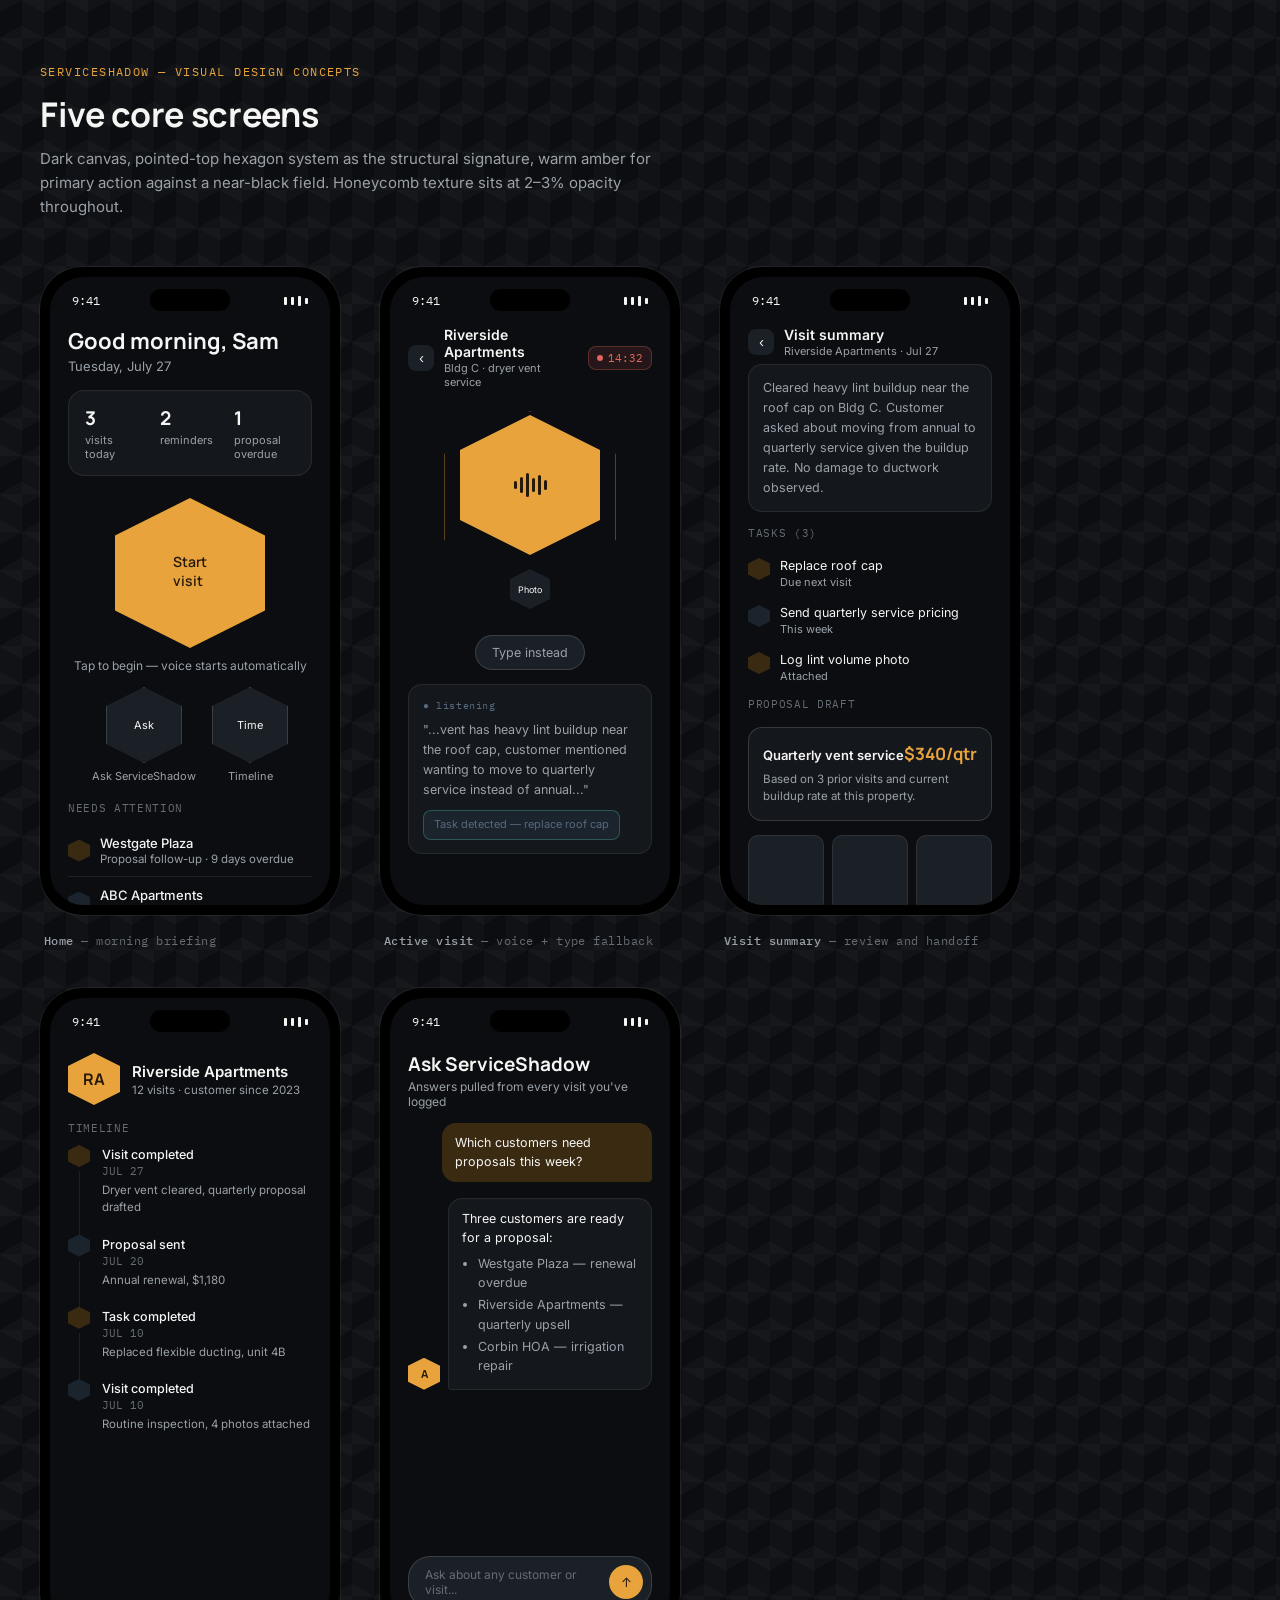
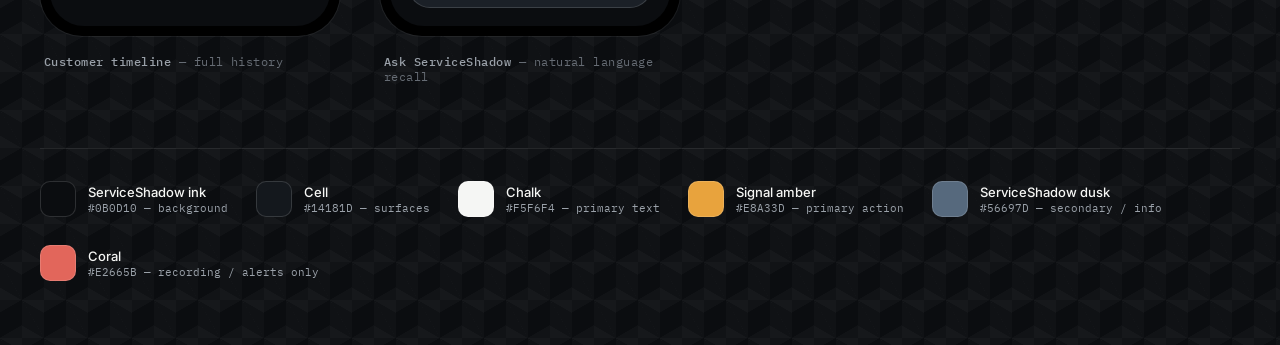
<file: src/design/Atlas_Mobile_Mockups_V1.html>
<!DOCTYPE html>
<html lang="en">
<head>
<meta charset="UTF-8">
<title>ServiceShadow — Mobile design concepts</title>
<link rel="preconnect" href="https://fonts.googleapis.com">
<link rel="preconnect" href="https://fonts.gstatic.com" crossorigin>
<link href="https://fonts.googleapis.com/css2?family=Manrope:wght@500;600;700;800&family=Inter:wght@400;500;600&family=IBM+Plex+Mono:wght@400;500&display=swap" rel="stylesheet">
<style>
:root{
  --ink:#0B0D10;
  --cell:#14181D;
  --cell-2:#1B2027;
  --border:rgba(255,255,255,0.08);
  --border-strong:rgba(255,255,255,0.14);
  --chalk:#F5F6F4;
  --mist:#9AA1A9;
  --mist-dim:#666C74;
  --amber:#E8A33D;
  --amber-dim:#3A2A12;
  --amber-ink:#26190A;
  --dusk:#56697D;
  --dusk-dim:#1B232C;
  --dusk-ink:#0E1820;
  --coral:#E2665B;
}
*{box-sizing:border-box;margin:0;padding:0;}
body{
  background:var(--ink);
  background-image:
    linear-gradient(30deg, rgba(255,255,255,.025) 12%, transparent 12.5%, transparent 87%, rgba(255,255,255,.025) 87.5%, rgba(255,255,255,.025)),
    linear-gradient(150deg, rgba(255,255,255,.025) 12%, transparent 12.5%, transparent 87%, rgba(255,255,255,.025) 87.5%, rgba(255,255,255,.025)),
    linear-gradient(30deg, rgba(255,255,255,.025) 12%, transparent 12.5%, transparent 87%, rgba(255,255,255,.025) 87.5%, rgba(255,255,255,.025)),
    linear-gradient(150deg, rgba(255,255,255,.025) 12%, transparent 12.5%, transparent 87%, rgba(255,255,255,.025) 87.5%, rgba(255,255,255,.025)),
    linear-gradient(60deg, rgba(255,255,255,.018) 25%, transparent 25.5%, transparent 75%, rgba(255,255,255,.018) 75%, rgba(255,255,255,.018)),
    linear-gradient(60deg, rgba(255,255,255,.018) 25%, transparent 25.5%, transparent 75%, rgba(255,255,255,.018) 75%, rgba(255,255,255,.018));
  background-size:44px 76px;
  background-position:0 0, 0 0, 22px 38px, 22px 38px, 0 0, 22px 38px;
  font-family:'Inter',sans-serif;
  padding:64px 40px;
}
.board-head{
  max-width:1400px;
  margin:0 auto 48px;
}
.eyebrow{
  font-family:'IBM Plex Mono',monospace;
  font-size:12px;
  letter-spacing:0.12em;
  text-transform:uppercase;
  color:var(--amber);
  margin-bottom:12px;
}
.board-title{
  font-family:'Manrope',sans-serif;
  font-weight:700;
  font-size:34px;
  color:var(--chalk);
  letter-spacing:-0.01em;
}
.board-sub{
  color:var(--mist);
  font-size:15px;
  margin-top:10px;
  max-width:640px;
  line-height:1.6;
}
.gallery{
  max-width:1400px;
  margin:0 auto;
  display:flex;
  gap:40px;
  flex-wrap:wrap;
  align-items:flex-start;
}
.frame-wrap{width:300px;}
.frame-label{
  font-family:'IBM Plex Mono',monospace;
  font-size:12px;
  color:var(--mist-dim);
  letter-spacing:0.04em;
  margin-top:18px;
  padding-left:4px;
}
.frame-label b{color:var(--mist);font-weight:500;}

.phone{
  width:300px;
  height:648px;
  background:#000;
  border-radius:42px;
  padding:10px;
  box-shadow:0 0 0 1px rgba(255,255,255,0.06);
}
.screen{
  width:100%;
  height:100%;
  background:var(--ink);
  border-radius:34px;
  overflow:hidden;
  position:relative;
  display:flex;
  flex-direction:column;
}
.island{
  position:absolute;
  top:12px;left:50%;transform:translateX(-50%);
  width:80px;height:22px;
  background:#000;
  border-radius:14px;
  z-index:20;
}
.statusbar{
  display:flex;
  justify-content:space-between;
  align-items:center;
  padding:16px 22px 4px;
  font-family:'IBM Plex Mono',monospace;
  font-size:12px;
  color:var(--chalk);
}
.statusbar .dots{display:flex;gap:4px;align-items:center;}
.statusbar .dots span{width:3px;height:8px;background:var(--chalk);border-radius:1px;display:inline-block;}

.content{flex:1;overflow:hidden;padding:14px 18px 0;display:flex;flex-direction:column;}

.hex{
  clip-path:polygon(50% 0%, 100% 25%, 100% 75%, 50% 100%, 0% 75%, 0% 25%);
  display:flex;align-items:center;justify-content:center;
  flex-shrink:0;
}
.hex-lg{width:150px;height:150px;background:var(--amber);}
.hex-lg .hex-icon{font-size:38px;}
.hex-md{width:76px;height:76px;background:var(--cell-2);border:1px solid var(--border-strong);}
.hex-sm{width:40px;height:40px;background:var(--cell-2);}
.hex-tag{width:22px;height:22px;background:var(--amber-dim);flex-shrink:0;}
.hex-tag.dusk{background:var(--dusk-dim);}
.hex-avatar{width:52px;height:52px;background:var(--amber);color:var(--amber-ink);font-family:'Manrope';font-weight:700;font-size:16px;}
.hex-nav{width:34px;height:34px;background:transparent;border:1px solid var(--border-strong);}
.hex-nav.active{background:var(--amber-dim);border-color:var(--amber);}

.greet{font-family:'Manrope';font-weight:700;font-size:22px;color:var(--chalk);}
.date{font-size:13px;color:var(--mist);margin-top:2px;}

.brief-card{
  background:var(--cell);
  border:1px solid var(--border);
  border-radius:16px;
  padding:14px 16px;
  margin-top:16px;
  display:flex;
  gap:14px;
}
.brief-stat{flex:1;}
.brief-num{font-family:'Manrope';font-weight:700;font-size:19px;color:var(--chalk);}
.brief-lbl{font-size:11px;color:var(--mist);margin-top:2px;}

.cta-row{display:flex;flex-direction:column;align-items:center;margin:22px 0 14px;}
.cta-label{font-family:'Manrope';font-weight:600;font-size:14px;color:var(--amber-ink);position:relative;top:-2px;}
.cta-caption{font-size:12px;color:var(--mist);margin-top:10px;}

.sub-row{display:flex;gap:16px;justify-content:center;margin-bottom:18px;}
.sub-item{display:flex;flex-direction:column;align-items:center;gap:6px;}
.sub-item span{font-size:11px;color:var(--mist);}

.section-lbl{
  font-family:'IBM Plex Mono',monospace;
  font-size:11px;
  letter-spacing:0.06em;
  text-transform:uppercase;
  color:var(--mist-dim);
  margin-bottom:10px;
}
.remind-row{
  display:flex;align-items:center;gap:10px;
  padding:10px 0;
  border-bottom:1px solid var(--border);
}
.remind-text{flex:1;}
.remind-cust{font-size:13px;color:var(--chalk);font-weight:500;}
.remind-sub{font-size:11.5px;color:var(--mist);margin-top:1px;}

.navbar{
  display:flex;justify-content:space-around;align-items:center;
  padding:14px 0 20px;
  border-top:1px solid var(--border);
  margin-top:auto;
}

.topbar{display:flex;align-items:center;gap:10px;padding-bottom:6px;}
.back-ic{width:26px;height:26px;border-radius:8px;background:var(--cell-2);display:flex;align-items:center;justify-content:center;color:var(--chalk);font-size:13px;}
.topbar-title{flex:1;}
.topbar-title .name{font-size:14px;color:var(--chalk);font-weight:600;}
.topbar-title .sub{font-size:11px;color:var(--mist);margin-top:1px;}
.timer-chip{
  font-family:'IBM Plex Mono',monospace;
  font-size:11px;color:var(--coral);
  background:rgba(226,102,91,0.12);
  border:1px solid rgba(226,102,91,0.3);
  padding:4px 8px;border-radius:8px;
  display:flex;align-items:center;gap:5px;
}
.rec-dot{width:6px;height:6px;background:var(--coral);border-radius:50%;animation:pulse 1.4s infinite;}
@keyframes pulse{0%,100%{opacity:1;}50%{opacity:0.25;}}

.mic-stage{display:flex;flex-direction:column;align-items:center;padding:20px 0 10px;position:relative;}
.mic-ring{
  position:absolute;top:16px;
  width:172px;height:172px;
  border:1px solid rgba(232,163,61,0.35);
  clip-path:polygon(50% 0%, 100% 25%, 100% 75%, 50% 100%, 0% 75%, 0% 25%);
  animation:pulse 1.8s infinite;
}
.waveform{display:flex;gap:3px;align-items:center;height:24px;}
.waveform span{width:3px;background:var(--amber-ink);border-radius:2px;}

.type-pill{
  margin-top:16px;
  display:flex;align-items:center;gap:7px;
  background:var(--cell-2);
  border:1px solid var(--border-strong);
  padding:9px 16px;
  border-radius:20px;
  font-size:12.5px;color:var(--mist);
}

.cam-chip{
  position:absolute;right:14px;top:118px;
  display:flex;flex-direction:column;align-items:center;gap:5px;
}
.cam-chip span{font-size:10px;color:var(--mist);}

.transcript-card{
  background:var(--cell);
  border:1px solid var(--border);
  border-radius:14px;
  padding:13px 14px;
  margin-top:14px;
  font-size:12.5px;
  color:var(--mist);
  line-height:1.6;
}
.transcript-card .live{font-size:10px;color:var(--dusk);font-family:'IBM Plex Mono',monospace;letter-spacing:0.06em;margin-bottom:6px;display:block;}
.task-detect{
  display:inline-flex;align-items:center;gap:6px;
  background:var(--dusk-dim);
  border:1px solid rgba(79,209,179,0.3);
  padding:5px 10px;border-radius:8px;
  font-size:11px;color:var(--dusk);
  margin-top:10px;
}

.page-title{font-family:'Manrope';font-weight:700;font-size:19px;color:var(--chalk);margin:4px 0 2px;}
.page-sub{font-size:12px;color:var(--mist);margin-bottom:14px;}

.sum-card{
  background:var(--cell);border:1px solid var(--border);
  border-radius:14px;padding:13px 14px;margin-bottom:14px;
  font-size:12.5px;color:var(--mist);line-height:1.6;
}
.task-row{display:flex;align-items:flex-start;gap:10px;padding:8px 0;}
.task-row .t-text{font-size:12.5px;color:var(--chalk);}
.task-row .t-sub{font-size:11px;color:var(--mist);margin-top:2px;}

.proposal-card{
  background:var(--cell);border:1px solid var(--border-strong);
  border-radius:14px;padding:14px;margin:6px 0 14px;
}
.proposal-top{display:flex;justify-content:space-between;align-items:baseline;}
.proposal-name{font-size:13px;color:var(--chalk);font-weight:600;}
.proposal-price{font-family:'Manrope';font-weight:700;font-size:17px;color:var(--amber);}
.proposal-desc{font-size:11.5px;color:var(--mist);margin-top:6px;line-height:1.5;}

.photo-strip{display:flex;gap:8px;margin-bottom:16px;}
.photo-thumb{
  flex:1;aspect-ratio:1;background:var(--cell-2);
  border-radius:10px;border:1px solid var(--border);
}

.action-bar{
  display:flex;gap:10px;
  padding:14px 0 20px;
  border-top:1px solid var(--border);
  margin-top:auto;
}
.btn-primary{
  flex:1;background:var(--amber);color:var(--amber-ink);
  font-family:'Manrope';font-weight:600;font-size:13px;
  border-radius:12px;padding:12px 0;text-align:center;
}
.btn-ghost{
  width:44px;background:var(--cell-2);border:1px solid var(--border-strong);
  border-radius:12px;display:flex;align-items:center;justify-content:center;
  color:var(--chalk);font-size:14px;
}

.cust-head{display:flex;gap:12px;align-items:center;padding:6px 0 16px;}
.cust-name{font-size:15px;color:var(--chalk);font-weight:600;}
.cust-meta{font-size:11.5px;color:var(--mist);margin-top:2px;}

.tl-row{display:flex;gap:12px;padding-bottom:18px;position:relative;}
.tl-row:not(:last-child)::before{
  content:'';position:absolute;left:11px;top:26px;bottom:-2px;
  width:1px;background:var(--border);
}
.tl-body{flex:1;padding-top:2px;}
.tl-title{font-size:12.5px;color:var(--chalk);font-weight:500;}
.tl-date{font-size:10.5px;color:var(--mist-dim);font-family:'IBM Plex Mono',monospace;margin-top:2px;}
.tl-desc{font-size:11.5px;color:var(--mist);margin-top:4px;line-height:1.5;}

.chat-row{display:flex;gap:8px;margin-bottom:16px;align-items:flex-end;}
.chat-row.user{justify-content:flex-end;}
.bubble{
  max-width:210px;padding:10px 13px;border-radius:14px;
  font-size:12.5px;line-height:1.55;
}
.bubble.ai{background:var(--cell);border:1px solid var(--border);color:var(--chalk);border-bottom-left-radius:4px;}
.bubble.user{background:var(--amber-dim);color:var(--chalk);border-bottom-right-radius:4px;}
.bubble ul{margin:6px 0 0 16px;padding:0;}
.bubble li{margin-bottom:3px;color:var(--mist);}
.ask-input{
  margin-top:auto;
  display:flex;align-items:center;gap:8px;
  background:var(--cell-2);border:1px solid var(--border-strong);
  border-radius:22px;padding:8px 8px 8px 16px;
  margin-bottom:18px;
}
.ask-input span{flex:1;font-size:12px;color:var(--mist-dim);}
.ask-send{width:34px;height:34px;background:var(--amber);border-radius:50%;display:flex;align-items:center;justify-content:center;color:var(--amber-ink);font-size:13px;}

.palette{
  max-width:1400px;margin:64px auto 0;
  display:flex;gap:28px;flex-wrap:wrap;
  border-top:1px solid var(--border);
  padding-top:32px;
}
.swatch{display:flex;align-items:center;gap:12px;}
.swatch-color{width:36px;height:36px;border-radius:10px;border:1px solid var(--border-strong);}
.swatch-name{font-size:13px;color:var(--chalk);font-weight:500;}
.swatch-hex{font-family:'IBM Plex Mono',monospace;font-size:11px;color:var(--mist);margin-top:1px;}
</style>
</head>
<body>

<div class="board-head">
  <div class="eyebrow">ServiceShadow — visual design concepts</div>
  <div class="board-title">Five core screens</div>
  <div class="board-sub">Dark canvas, pointed-top hexagon system as the structural signature, warm amber for primary action against a near-black field. Honeycomb texture sits at 2–3% opacity throughout.</div>
</div>

<div class="gallery">

  <div class="frame-wrap">
    <div class="phone"><div class="screen">
      <div class="island"></div>
      <div class="statusbar"><span>9:41</span><div class="dots"><span></span><span></span><span style="height:10px"></span><span style="height:6px"></span></div></div>
      <div class="content">
        <div class="greet">Good morning, Sam</div>
        <div class="date">Tuesday, July 27</div>
        <div class="brief-card">
          <div class="brief-stat"><div class="brief-num">3</div><div class="brief-lbl">visits today</div></div>
          <div class="brief-stat"><div class="brief-num">2</div><div class="brief-lbl">reminders</div></div>
          <div class="brief-stat"><div class="brief-num">1</div><div class="brief-lbl">proposal overdue</div></div>
        </div>
        <div class="cta-row">
          <div class="hex hex-lg"><div class="cta-label">Start<br>visit</div></div>
          <div class="cta-caption">Tap to begin — voice starts automatically</div>
        </div>
        <div class="sub-row">
          <div class="sub-item"><div class="hex hex-md" style="color:var(--chalk);font-size:11px;">Ask</div><span>Ask ServiceShadow</span></div>
          <div class="sub-item"><div class="hex hex-md" style="color:var(--chalk);font-size:11px;">Time</div><span>Timeline</span></div>
        </div>
        <div class="section-lbl">Needs attention</div>
        <div class="remind-row">
          <div class="hex hex-tag"></div>
          <div class="remind-text"><div class="remind-cust">Westgate Plaza</div><div class="remind-sub">Proposal follow-up · 9 days overdue</div></div>
        </div>
        <div class="remind-row" style="border-bottom:none;">
          <div class="hex hex-tag dusk"></div>
          <div class="remind-text"><div class="remind-cust">ABC Apartments</div><div class="remind-sub">Irrigation check due this week</div></div>
        </div>
        <div class="navbar">
          <div class="hex hex-nav active"></div>
          <div class="hex hex-nav"></div>
          <div class="hex hex-nav"></div>
        </div>
      </div>
    </div></div>
    <div class="frame-label"><b>Home</b> — morning briefing</div>
  </div>

  <div class="frame-wrap">
    <div class="phone"><div class="screen">
      <div class="island"></div>
      <div class="statusbar"><span>9:41</span><div class="dots"><span></span><span></span><span style="height:10px"></span><span style="height:6px"></span></div></div>
      <div class="content">
        <div class="topbar">
          <div class="back-ic">‹</div>
          <div class="topbar-title"><div class="name">Riverside Apartments</div><div class="sub">Bldg C · dryer vent service</div></div>
          <div class="timer-chip"><span class="rec-dot"></span>14:32</div>
        </div>
        <div class="mic-stage">
          <div class="mic-ring"></div>
          <div class="hex hex-lg" style="width:140px;height:140px;">
            <div class="waveform">
              <span style="height:8px"></span><span style="height:16px"></span><span style="height:24px"></span><span style="height:14px"></span><span style="height:20px"></span><span style="height:10px"></span>
            </div>
          </div>
          <div class="cam-chip" style="position:static;margin-top:14px;">
            <div class="hex hex-sm" style="color:var(--chalk);font-size:9px;">Photo</div>
          </div>
        </div>
        <div style="display:flex;justify-content:center;">
          <div class="type-pill">Type instead</div>
        </div>
        <div class="transcript-card">
          <span class="live">● listening</span>
          "...vent has heavy lint buildup near the roof cap, customer mentioned wanting to move to quarterly service instead of annual..."
          <div class="task-detect">Task detected — replace roof cap</div>
        </div>
      </div>
    </div></div>
    <div class="frame-label"><b>Active visit</b> — voice + type fallback</div>
  </div>

  <div class="frame-wrap">
    <div class="phone"><div class="screen">
      <div class="island"></div>
      <div class="statusbar"><span>9:41</span><div class="dots"><span></span><span></span><span style="height:10px"></span><span style="height:6px"></span></div></div>
      <div class="content">
        <div class="topbar"><div class="back-ic">‹</div><div class="topbar-title"><div class="name">Visit summary</div><div class="sub">Riverside Apartments · Jul 27</div></div></div>
        <div class="sum-card">Cleared heavy lint buildup near the roof cap on Bldg C. Customer asked about moving from annual to quarterly service given the buildup rate. No damage to ductwork observed.</div>
        <div class="section-lbl">Tasks (3)</div>
        <div class="task-row"><div class="hex hex-tag"></div><div><div class="t-text">Replace roof cap</div><div class="t-sub">Due next visit</div></div></div>
        <div class="task-row"><div class="hex hex-tag dusk"></div><div><div class="t-text">Send quarterly service pricing</div><div class="t-sub">This week</div></div></div>
        <div class="task-row"><div class="hex hex-tag"></div><div><div class="t-text">Log lint volume photo</div><div class="t-sub">Attached</div></div></div>
        <div class="section-lbl" style="margin-top:6px;">Proposal draft</div>
        <div class="proposal-card">
          <div class="proposal-top"><div class="proposal-name">Quarterly vent service</div><div class="proposal-price">$340/qtr</div></div>
          <div class="proposal-desc">Based on 3 prior visits and current buildup rate at this property.</div>
        </div>
        <div class="photo-strip">
          <div class="photo-thumb"></div><div class="photo-thumb"></div><div class="photo-thumb"></div>
        </div>
        <div class="action-bar">
          <div class="btn-primary">Save visit</div>
          <div class="btn-ghost">↗</div>
        </div>
      </div>
    </div></div>
    <div class="frame-label"><b>Visit summary</b> — review and handoff</div>
  </div>

  <div class="frame-wrap">
    <div class="phone"><div class="screen">
      <div class="island"></div>
      <div class="statusbar"><span>9:41</span><div class="dots"><span></span><span></span><span style="height:10px"></span><span style="height:6px"></span></div></div>
      <div class="content">
        <div class="cust-head">
          <div class="hex hex-avatar">RA</div>
          <div><div class="cust-name">Riverside Apartments</div><div class="cust-meta">12 visits · customer since 2023</div></div>
        </div>
        <div class="section-lbl">Timeline</div>
        <div class="tl-row"><div class="hex hex-tag"></div><div class="tl-body"><div class="tl-title">Visit completed</div><div class="tl-date">JUL 27</div><div class="tl-desc">Dryer vent cleared, quarterly proposal drafted</div></div></div>
        <div class="tl-row"><div class="hex hex-tag dusk"></div><div class="tl-body"><div class="tl-title">Proposal sent</div><div class="tl-date">JUL 20</div><div class="tl-desc">Annual renewal, $1,180</div></div></div>
        <div class="tl-row"><div class="hex hex-tag"></div><div class="tl-body"><div class="tl-title">Task completed</div><div class="tl-date">JUL 10</div><div class="tl-desc">Replaced flexible ducting, unit 4B</div></div></div>
        <div class="tl-row"><div class="hex hex-tag dusk"></div><div class="tl-body"><div class="tl-title">Visit completed</div><div class="tl-date">JUL 10</div><div class="tl-desc">Routine inspection, 4 photos attached</div></div></div>
      </div>
    </div></div>
    <div class="frame-label"><b>Customer timeline</b> — full history</div>
  </div>

  <div class="frame-wrap">
    <div class="phone"><div class="screen">
      <div class="island"></div>
      <div class="statusbar"><span>9:41</span><div class="dots"><span></span><span></span><span style="height:10px"></span><span style="height:6px"></span></div></div>
      <div class="content">
        <div class="page-title">Ask ServiceShadow</div>
        <div class="page-sub">Answers pulled from every visit you've logged</div>
        <div class="chat-row user"><div class="bubble user">Which customers need proposals this week?</div></div>
        <div class="chat-row">
          <div class="hex hex-avatar" style="width:32px;height:32px;font-size:11px;">A</div>
          <div class="bubble ai">Three customers are ready for a proposal:
            <ul>
              <li>Westgate Plaza — renewal overdue</li>
              <li>Riverside Apartments — quarterly upsell</li>
              <li>Corbin HOA — irrigation repair</li>
            </ul>
          </div>
        </div>
        <div class="ask-input"><span>Ask about any customer or visit...</span><div class="ask-send">↑</div></div>
      </div>
    </div></div>
    <div class="frame-label"><b>Ask ServiceShadow</b> — natural language recall</div>
  </div>

</div>

<div class="palette">
  <div class="swatch"><div class="swatch-color" style="background:#0B0D10;"></div><div><div class="swatch-name">ServiceShadow ink</div><div class="swatch-hex">#0B0D10 — background</div></div></div>
  <div class="swatch"><div class="swatch-color" style="background:#14181D;"></div><div><div class="swatch-name">Cell</div><div class="swatch-hex">#14181D — surfaces</div></div></div>
  <div class="swatch"><div class="swatch-color" style="background:#F5F6F4;"></div><div><div class="swatch-name">Chalk</div><div class="swatch-hex">#F5F6F4 — primary text</div></div></div>
  <div class="swatch"><div class="swatch-color" style="background:#E8A33D;"></div><div><div class="swatch-name">Signal amber</div><div class="swatch-hex">#E8A33D — primary action</div></div></div>
  <div class="swatch"><div class="swatch-color" style="background:#56697D;"></div><div><div class="swatch-name">ServiceShadow dusk</div><div class="swatch-hex">#56697D — secondary / info</div></div></div>
  <div class="swatch"><div class="swatch-color" style="background:#E2665B;"></div><div><div class="swatch-name">Coral</div><div class="swatch-hex">#E2665B — recording / alerts only</div></div></div>
</div>

</body>
</html>
</file>
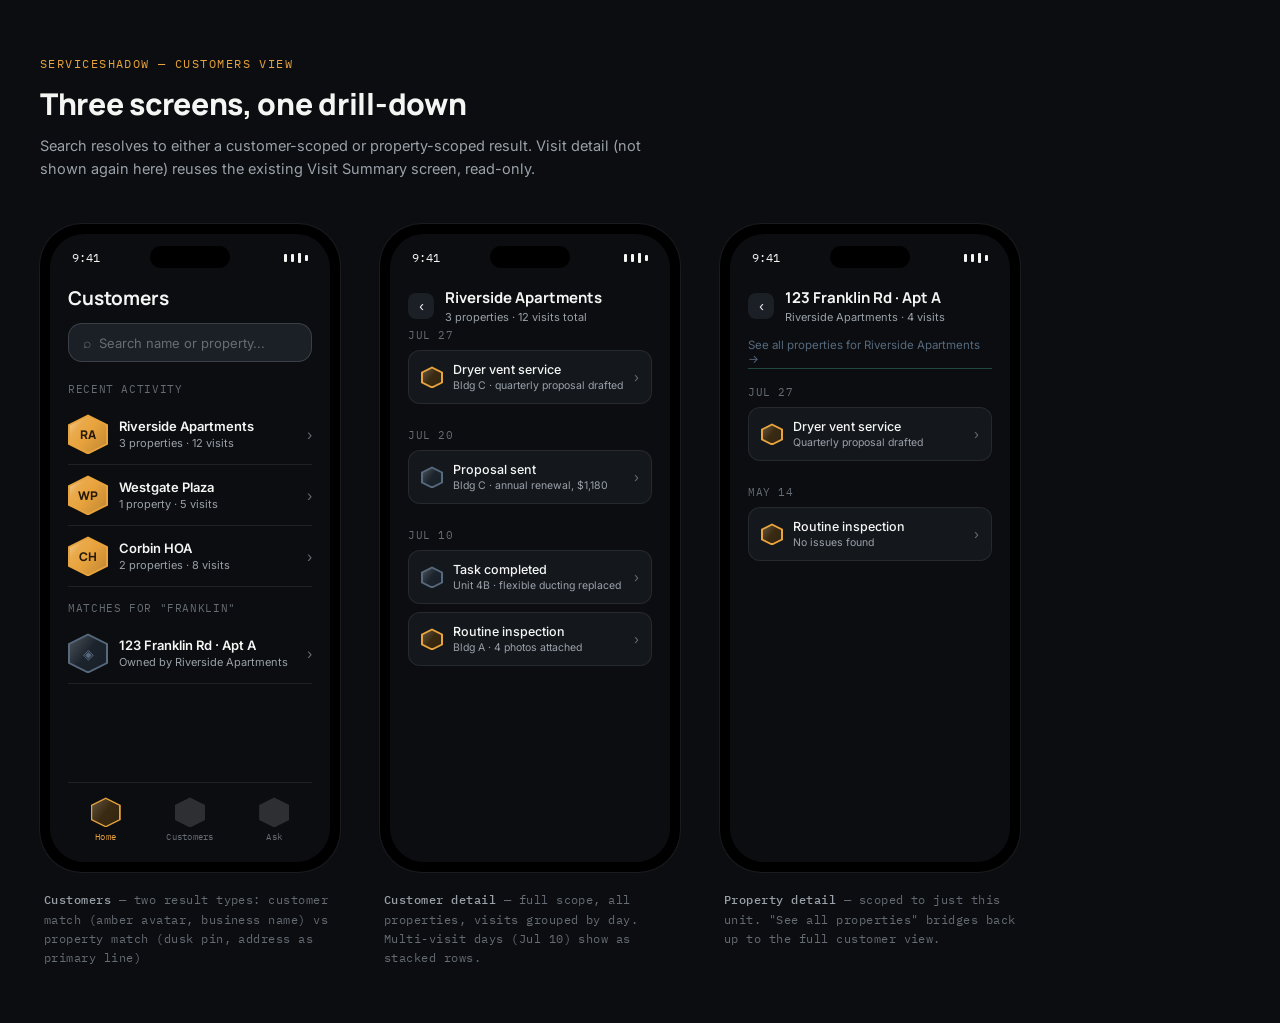
<file: src/screens/Atlas_Customers_View copy.html>
<!DOCTYPE html>
<html lang="en">
<head>
<meta charset="UTF-8">
<title>ServiceShadow — Customers view</title>
<link rel="preconnect" href="https://fonts.googleapis.com">
<link rel="preconnect" href="https://fonts.gstatic.com" crossorigin>
<link href="https://fonts.googleapis.com/css2?family=Manrope:wght@600;700;800&family=Inter:wght@400;500;600&family=IBM+Plex+Mono:wght@400;500&display=swap" rel="stylesheet">
<style>
:root{
  --ink:#0B0D10; --cell:#14181D; --cell-2:#1B2027; --border:rgba(255,255,255,0.08); --border-strong:rgba(255,255,255,0.14);
  --chalk:#F5F6F4; --mist:#9AA1A9; --mist-dim:#666C74;
  --amber:#E8A33D; --amber-ink:#26190A; --amber-dim:#3A2A12;
  --dusk:#56697D; --dusk-dim:#1B232C;
}
*{box-sizing:border-box;margin:0;padding:0;}
body{background:var(--ink);font-family:'Inter',sans-serif;padding:56px 40px;}
.head{max-width:1200px;margin:0 auto 44px;}
.eyebrow{font-family:'IBM Plex Mono',monospace;font-size:12px;letter-spacing:0.12em;text-transform:uppercase;color:var(--amber);margin-bottom:12px;}
.title{font-family:'Manrope';font-weight:800;font-size:30px;color:var(--chalk);letter-spacing:-0.01em;}
.sub{color:var(--mist);font-size:14.5px;margin-top:10px;line-height:1.6;max-width:640px;}
.gallery{max-width:1200px;margin:0 auto;display:flex;gap:40px;flex-wrap:wrap;align-items:flex-start;}
.frame-wrap{width:300px;}
.frame-label{font-family:'IBM Plex Mono',monospace;font-size:12px;color:var(--mist-dim);letter-spacing:0.04em;margin-top:18px;padding-left:4px;line-height:1.6;}
.frame-label b{color:var(--mist);font-weight:500;}

.phone{width:300px;height:648px;background:#000;border-radius:42px;padding:10px;box-shadow:0 0 0 1px rgba(255,255,255,0.06);}
.screen{width:100%;height:100%;background:var(--ink);border-radius:34px;overflow:hidden;position:relative;display:flex;flex-direction:column;}
.island{position:absolute;top:12px;left:50%;transform:translateX(-50%);width:80px;height:22px;background:#000;border-radius:14px;z-index:20;}
.statusbar{display:flex;justify-content:space-between;align-items:center;padding:16px 22px 4px;font-family:'IBM Plex Mono',monospace;font-size:12px;color:var(--chalk);}
.statusbar .dots{display:flex;gap:4px;align-items:center;}
.statusbar .dots span{width:3px;height:8px;background:var(--chalk);border-radius:1px;display:inline-block;}
.content{flex:1;overflow:hidden;padding:14px 18px 0;display:flex;flex-direction:column;}

.hexpoly{clip-path:polygon(50% 0%, 100% 25%, 100% 75%, 50% 100%, 0% 75%, 0% 25%);}
.hexb{position:relative;flex-shrink:0;}
.hexb .border-layer{position:absolute;inset:0;}
.hexb .fill-layer{position:absolute;display:flex;align-items:center;justify-content:center;flex-direction:column;}

.hex-tag{width:22px;height:22px;}
.hex-tag.amber .border-layer{background:var(--amber);}
.hex-tag.amber .fill-layer{inset:2px;background-color:var(--amber-dim);background-image:linear-gradient(127deg, rgba(255,255,255,0.22) 0%, rgba(255,255,255,0) 50%, rgba(0,0,0,0.12) 100%);}
.hex-tag.dusk .border-layer{background:var(--dusk);}
.hex-tag.dusk .fill-layer{inset:2px;background-color:var(--dusk-dim);background-image:linear-gradient(127deg, rgba(255,255,255,0.22) 0%, rgba(255,255,255,0) 50%, rgba(0,0,0,0.12) 100%);}

.hex-avatar-sm{width:40px;height:40px;}
.hex-avatar-sm .border-layer{background:var(--amber);}
.hex-avatar-sm .fill-layer{
  inset:2px;background-color:var(--amber);
  background-image:linear-gradient(127deg, rgba(255,255,255,0.5) 0%, rgba(255,255,255,0.08) 26%, rgba(255,255,255,0) 48%, rgba(0,0,0,0.1) 80%, rgba(0,0,0,0.2) 100%);
}
.hex-avatar-sm .lbl{font-family:'Manrope';font-weight:800;font-size:12px;color:var(--amber-ink);}

.hex-avatar-pin{width:40px;height:40px;}
.hex-avatar-pin .border-layer{background:var(--dusk);}
.hex-avatar-pin .fill-layer{
  inset:2px;background-color:var(--dusk-dim);
  background-image:linear-gradient(127deg, rgba(255,255,255,0.22) 0%, rgba(255,255,255,0) 50%, rgba(0,0,0,0.12) 100%);
}
.hex-avatar-pin .lbl{font-size:14px;color:var(--dusk);}

.hex-nav{width:30px;height:30px;}
.hex-nav .border-layer{background:var(--border-strong);}
.hex-nav .fill-layer{inset:1.5px;background:transparent;}
.hex-nav.active .border-layer{background:var(--amber);}
.hex-nav.active .fill-layer{inset:1.5px;background-color:var(--amber-dim);background-image:linear-gradient(127deg, rgba(255,255,255,0.2) 0%, rgba(255,255,255,0) 50%, rgba(0,0,0,0.12) 100%);}
.nav-item{display:flex;flex-direction:column;align-items:center;gap:4px;}
.nav-item span{font-size:9px;color:var(--mist-dim);font-family:'IBM Plex Mono',monospace;letter-spacing:0.03em;}
.nav-item.active span{color:var(--amber);}

.page-title{font-family:'Manrope';font-weight:700;font-size:19px;color:var(--chalk);margin:2px 0 12px;}

.search-box{
  display:flex;align-items:center;gap:8px;
  background:var(--cell-2);border:1px solid var(--border-strong);
  border-radius:14px;padding:10px 14px;margin-bottom:16px;
}
.search-box input{background:transparent;border:none;outline:none;color:var(--chalk);font-size:13px;font-family:'Inter';width:100%;}
.search-box input::placeholder{color:var(--mist-dim);}
.search-icon{color:var(--mist-dim);font-size:14px;}

.section-lbl{font-family:'IBM Plex Mono',monospace;font-size:10.5px;letter-spacing:0.06em;text-transform:uppercase;color:var(--mist-dim);margin-bottom:8px;margin-top:4px;}

.cust-row{display:flex;align-items:center;gap:11px;padding:10px 0;border-bottom:1px solid var(--border);}
.cust-row:last-child{border-bottom:none;}
.cust-row .primary{font-size:13px;color:var(--chalk);font-weight:600;}
.cust-row .secondary{font-size:11px;color:var(--mist);margin-top:2px;}
.cust-row .chev{margin-left:auto;color:var(--mist-dim);font-size:14px;}

.empty-state{
  flex:1;display:flex;flex-direction:column;align-items:center;justify-content:center;
  color:var(--mist-dim);font-size:12.5px;text-align:center;padding-bottom:60px;
}

/* customer/property detail */
.detail-head{display:flex;align-items:center;gap:11px;padding:4px 0 4px;}
.detail-head .dname{font-size:15px;color:var(--chalk);font-weight:700;font-family:'Manrope';}
.detail-head .dmeta{font-size:11px;color:var(--mist);margin-top:2px;}
.back-ic{width:26px;height:26px;border-radius:8px;background:var(--cell-2);display:flex;align-items:center;justify-content:center;color:var(--chalk);font-size:13px;flex-shrink:0;}

.see-all-link{
  display:inline-flex;align-items:center;gap:5px;
  font-size:11.5px;color:var(--dusk);
  margin:10px 0 16px;
  padding-bottom:2px;border-bottom:1px solid rgba(79,209,179,0.3);
  width:fit-content;
}

.day-group{margin-bottom:16px;}
.day-label{font-family:'IBM Plex Mono',monospace;font-size:10.5px;color:var(--mist-dim);letter-spacing:0.05em;margin-bottom:8px;}
.visit-row{display:flex;align-items:center;gap:10px;background:var(--cell);border:1px solid var(--border);border-radius:12px;padding:11px 12px;margin-bottom:8px;}
.visit-row .vtitle{font-size:12.5px;color:var(--chalk);font-weight:500;}
.visit-row .vsub{font-size:10.5px;color:var(--mist);margin-top:2px;}
.visit-row .chev{margin-left:auto;color:var(--mist-dim);font-size:13px;}
</style>
</head>
<body>

<div class="head">
  <div class="eyebrow">ServiceShadow — customers view</div>
  <div class="title">Three screens, one drill-down</div>
  <div class="sub">Search resolves to either a customer-scoped or property-scoped result. Visit detail (not shown again here) reuses the existing Visit Summary screen, read-only.</div>
</div>

<div class="gallery">

  <div class="frame-wrap">
    <div class="phone"><div class="screen">
      <div class="island"></div>
      <div class="statusbar"><span>9:41</span><div class="dots"><span></span><span></span><span style="height:10px"></span><span style="height:6px"></span></div></div>
      <div class="content">
        <div class="page-title">Customers</div>
        <div class="search-box"><span class="search-icon">⌕</span><input placeholder="Search name or property..." /></div>

        <div class="section-lbl">Recent activity</div>

        <div class="cust-row">
          <div class="hexb hex-avatar-sm"><div class="border-layer hexpoly"></div><div class="fill-layer hexpoly"><div class="lbl">RA</div></div></div>
          <div><div class="primary">Riverside Apartments</div><div class="secondary">3 properties · 12 visits</div></div>
          <div class="chev">›</div>
        </div>
        <div class="cust-row">
          <div class="hexb hex-avatar-sm"><div class="border-layer hexpoly"></div><div class="fill-layer hexpoly"><div class="lbl">WP</div></div></div>
          <div><div class="primary">Westgate Plaza</div><div class="secondary">1 property · 5 visits</div></div>
          <div class="chev">›</div>
        </div>
        <div class="cust-row">
          <div class="hexb hex-avatar-sm"><div class="border-layer hexpoly"></div><div class="fill-layer hexpoly"><div class="lbl">CH</div></div></div>
          <div><div class="primary">Corbin HOA</div><div class="secondary">2 properties · 8 visits</div></div>
          <div class="chev">›</div>
        </div>

        <div class="section-lbl" style="margin-top:14px;">Matches for "franklin"</div>
        <div class="cust-row">
          <div class="hexb hex-avatar-pin"><div class="border-layer hexpoly"></div><div class="fill-layer hexpoly"><div class="lbl">◈</div></div></div>
          <div><div class="primary">123 Franklin Rd · Apt A</div><div class="secondary">Owned by Riverside Apartments</div></div>
          <div class="chev">›</div>
        </div>

        <div style="margin-top:auto;padding:14px 0 20px;border-top:1px solid var(--border);display:flex;justify-content:space-around;">
          <div class="nav-item active"><div class="hexb hex-nav active"><div class="border-layer hexpoly"></div><div class="fill-layer hexpoly"></div></div><span>Home</span></div>
          <div class="nav-item"><div class="hexb hex-nav"><div class="border-layer hexpoly"></div><div class="fill-layer hexpoly"></div></div><span>Customers</span></div>
          <div class="nav-item"><div class="hexb hex-nav"><div class="border-layer hexpoly"></div><div class="fill-layer hexpoly"></div></div><span>Ask</span></div>
        </div>
      </div>
    </div></div>
    <div class="frame-label"><b>Customers</b> — two result types: customer match (amber avatar, business name) vs property match (dusk pin, address as primary line)</div>
  </div>

  <div class="frame-wrap">
    <div class="phone"><div class="screen">
      <div class="island"></div>
      <div class="statusbar"><span>9:41</span><div class="dots"><span></span><span></span><span style="height:10px"></span><span style="height:6px"></span></div></div>
      <div class="content">
        <div class="detail-head"><div class="back-ic">‹</div><div><div class="dname">Riverside Apartments</div><div class="dmeta">3 properties · 12 visits total</div></div></div>

        <div class="day-group">
          <div class="day-label">JUL 27</div>
          <div class="visit-row">
            <div class="hexb hex-tag amber"><div class="border-layer hexpoly"></div><div class="fill-layer hexpoly"></div></div>
            <div><div class="vtitle">Dryer vent service</div><div class="vsub">Bldg C · quarterly proposal drafted</div></div>
            <div class="chev">›</div>
          </div>
        </div>

        <div class="day-group">
          <div class="day-label">JUL 20</div>
          <div class="visit-row">
            <div class="hexb hex-tag dusk"><div class="border-layer hexpoly"></div><div class="fill-layer hexpoly"></div></div>
            <div><div class="vtitle">Proposal sent</div><div class="vsub">Bldg C · annual renewal, $1,180</div></div>
            <div class="chev">›</div>
          </div>
        </div>

        <div class="day-group">
          <div class="day-label">JUL 10</div>
          <div class="visit-row">
            <div class="hexb hex-tag dusk"><div class="border-layer hexpoly"></div><div class="fill-layer hexpoly"></div></div>
            <div><div class="vtitle">Task completed</div><div class="vsub">Unit 4B · flexible ducting replaced</div></div>
            <div class="chev">›</div>
          </div>
          <div class="visit-row">
            <div class="hexb hex-tag amber"><div class="border-layer hexpoly"></div><div class="fill-layer hexpoly"></div></div>
            <div><div class="vtitle">Routine inspection</div><div class="vsub">Bldg A · 4 photos attached</div></div>
            <div class="chev">›</div>
          </div>
        </div>
      </div>
    </div></div>
    <div class="frame-label"><b>Customer detail</b> — full scope, all properties, visits grouped by day. Multi-visit days (Jul 10) show as stacked rows.</div>
  </div>

  <div class="frame-wrap">
    <div class="phone"><div class="screen">
      <div class="island"></div>
      <div class="statusbar"><span>9:41</span><div class="dots"><span></span><span></span><span style="height:10px"></span><span style="height:6px"></span></div></div>
      <div class="content">
        <div class="detail-head"><div class="back-ic">‹</div><div><div class="dname">123 Franklin Rd · Apt A</div><div class="dmeta">Riverside Apartments · 4 visits</div></div></div>

        <div class="see-all-link">See all properties for Riverside Apartments →</div>

        <div class="day-group">
          <div class="day-label">JUL 27</div>
          <div class="visit-row">
            <div class="hexb hex-tag amber"><div class="border-layer hexpoly"></div><div class="fill-layer hexpoly"></div></div>
            <div><div class="vtitle">Dryer vent service</div><div class="vsub">Quarterly proposal drafted</div></div>
            <div class="chev">›</div>
          </div>
        </div>

        <div class="day-group">
          <div class="day-label">MAY 14</div>
          <div class="visit-row">
            <div class="hexb hex-tag amber"><div class="border-layer hexpoly"></div><div class="fill-layer hexpoly"></div></div>
            <div><div class="vtitle">Routine inspection</div><div class="vsub">No issues found</div></div>
            <div class="chev">›</div>
          </div>
        </div>
      </div>
    </div></div>
    <div class="frame-label"><b>Property detail</b> — scoped to just this unit. "See all properties" bridges back up to the full customer view.</div>
  </div>

</div>

</body>
</html>
</file>
